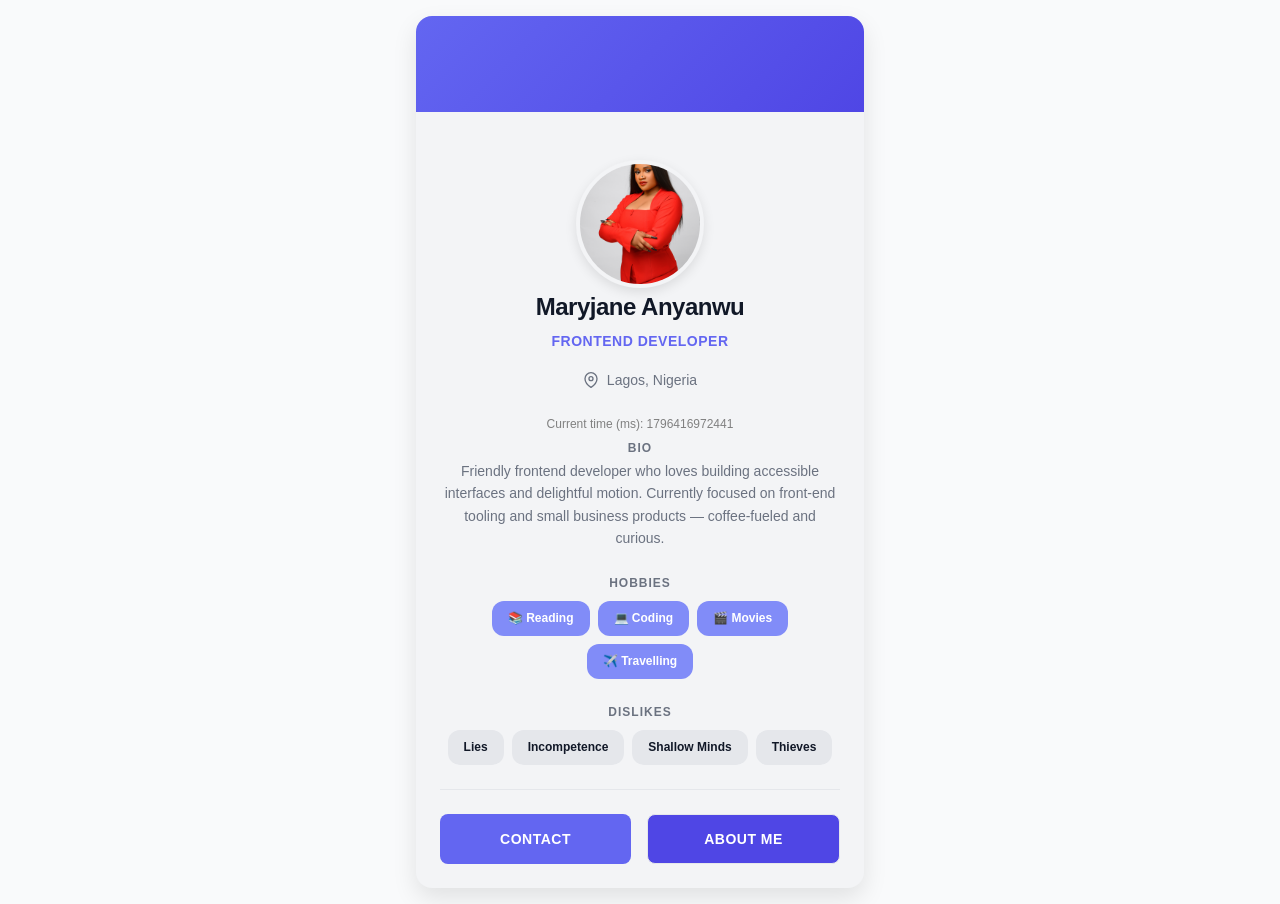
<file: index.html>
<!DOCTYPE html>
<html lang="en">
  <head>
    <meta charset="UTF-8" />
    <meta name="viewport" content="width=device-width, initial-scale=1.0" />
    <title>Maryjane Anyanwu - Frontend Developer Profile</title>
    <style>
      :root {
        --color-primary: #6366f1;
        --color-primary-dark: #4f46e5;
        --color-primary-light: #818cf8;
        --color-neutral-50: #f9fafb;
        --color-neutral-100: #f3f4f6;
        --color-neutral-200: #e5e7eb;
        --color-neutral-700: #374151;
        --color-neutral-900: #111827;
        --color-accent: #ec4899;
        --color-success: #10b981;
        --color-text-primary: #111827;
        --color-text-secondary: #6b7280;
        --color-border: #e5e7eb;
        --color-shadow: rgba(0, 0, 0, 0.1);
        --radius-sm: 0.375rem;
        --radius-md: 0.5rem;
        --radius-lg: 0.75rem;
        --radius-xl: 1rem;
        --spacing-xs: 0.25rem;
        --spacing-sm: 0.5rem;
        --spacing-md: 1rem;
        --spacing-lg: 1.5rem;
        --spacing-xl: 2rem;
        --spacing-2xl: 3rem;
        --transition-fast: 150ms ease-in-out;
        --transition-base: 300ms ease-in-out;
      }

      @media (prefers-color-scheme: dark) {
        :root {
          --color-neutral-50: #0f172a;
          --color-neutral-100: #1e293b;
          --color-neutral-200: #334155;
          --color-neutral-700: #cbd5e1;
          --color-neutral-900: #f1f5f9;
          --color-text-primary: #f1f5f9;
          --color-text-secondary: #cbd5e1;
          --color-border: #334155;
          --color-shadow: rgba(0, 0, 0, 0.3);
        }
      }

      * {
        margin: 0;
        padding: 0;
        box-sizing: border-box;
      }

      html {
        scroll-behavior: smooth;
      }

      body {
        font-family: -apple-system, BlinkMacSystemFont, "Segoe UI", "Roboto",
          "Oxygen", "Ubuntu", "Cantarell", "Fira Sans", "Droid Sans",
          "Helvetica Neue", sans-serif;
        -webkit-font-smoothing: antialiased;
        -moz-osx-font-smoothing: grayscale;
        background-color: var(--color-neutral-50);
        color: var(--color-text-primary);
        line-height: 1.6;
        min-height: 100vh;
        display: flex;
        align-items: center;
        justify-content: center;
        padding: var(--spacing-md);
      }

      .profile-container {
        width: 100%;
        max-width: 28rem;
      }

      .profile-card {
        background-color: var(--color-neutral-100);
        border-radius: var(--radius-xl);
        box-shadow: 0 10px 25px var(--color-shadow);
        overflow: hidden;
        transition: transform var(--transition-base),
          box-shadow var(--transition-base);
      }

      .profile-card:hover {
        transform: translateY(-4px);
        box-shadow: 0 20px 35px var(--color-shadow);
      }

      .profile-header {
        background: linear-gradient(
          135deg,
          var(--color-primary) 0%,
          var(--color-primary-dark) 100%
        );
        height: 6rem;
        position: relative;
      }

      .profile-avatar-wrapper {
        display: flex;
        justify-content: center;
      }

      .profile-avatar {
        width: 8rem;
        height: 8rem;
        border-radius: 50%;
        border: 4px solid var(--color-neutral-100);
        object-fit: cover;
        background-color: var(--color-neutral-200);
        box-shadow: 0 4px 12px var(--color-shadow);
        transition: transform var(--transition-base);
      }

      .profile-card:hover .profile-avatar {
        transform: scale(1.05);
      }

      .profile-content {
        padding: var(--spacing-2xl) var(--spacing-lg) var(--spacing-lg);
        text-align: center;
      }

      .profile-name {
        font-size: 1.5rem;
        font-weight: 700;
        color: var(--color-text-primary);
        margin-bottom: var(--spacing-xs);
        letter-spacing: -0.5px;
      }

      .profile-role {
        font-size: 0.875rem;
        font-weight: 600;
        color: var(--color-primary);
        text-transform: uppercase;
        letter-spacing: 0.5px;
        margin-bottom: var(--spacing-md);
      }

      .profile-location {
        display: flex;
        align-items: center;
        justify-content: center;
        gap: var(--spacing-sm);
        font-size: 0.875rem;
        color: var(--color-text-secondary);
        margin-bottom: var(--spacing-lg);
      }

      .location-icon {
        width: 1rem;
        height: 1rem;
        flex-shrink: 0;
      }

      .profile-about {
        margin-bottom: var(--spacing-lg);
      }

      .section-title {
        font-size: 0.75rem;
        font-weight: 700;
        text-transform: uppercase;
        letter-spacing: 1px;
        color: var(--color-text-secondary);
        margin-bottom: var(--spacing-sm);
      }

      .about-text {
        font-size: 0.875rem;
        line-height: 1.6;
        color: var(--color-text-secondary);
      }

      .profile-hobbies {
        margin-bottom: var(--spacing-lg);
      }

      .hobbies-list {
        display: flex;
        flex-wrap: wrap;
        gap: var(--spacing-sm);
        justify-content: center;
        list-style: none;
      }

      .hobby-badge {
        display: inline-flex;
        align-items: center;
        gap: var(--spacing-xs);
        padding: var(--spacing-sm) var(--spacing-md);
        background-color: var(--color-primary-light);
        color: white;
        border-radius: var(--radius-lg);
        font-size: 0.75rem;
        font-weight: 600;
        transition: background-color var(--transition-fast),
          transform var(--transition-fast);
      }

      .hobby-badge:hover {
        background-color: var(--color-primary);
        transform: translateY(-2px);
      }

      .profile-dislikes {
        margin-bottom: var(--spacing-lg);
      }

      .dislikes-list {
        display: flex;
        flex-wrap: wrap;
        gap: var(--spacing-sm);
        justify-content: center;
        list-style: none;
      }

      .dislike-badge {
        display: inline-flex;
        align-items: center;
        gap: var(--spacing-xs);
        padding: var(--spacing-sm) var(--spacing-md);
        background-color: var(--color-neutral-200);
        color: var(--color-text-primary);
        border-radius: var(--radius-lg);
        font-size: 0.75rem;
        font-weight: 600;
        transition: background-color var(--transition-fast),
          transform var(--transition-fast);
      }

      .dislike-badge:hover {
        background-color: var(--color-neutral-200);
        transform: translateY(-2px);
      }

      .profile-actions {
        display: flex;
        gap: var(--spacing-md);
        margin-top: var(--spacing-lg);
        padding-top: var(--spacing-lg);
        border-top: 1px solid var(--color-border);
      }

      .action-button {
        flex: 1;
        padding: var(--spacing-md);
        border: none;
        border-radius: var(--radius-md);
        font-size: 0.875rem;
        font-weight: 600;
        cursor: pointer;
        transition: all var(--transition-fast);
        text-transform: uppercase;
        letter-spacing: 0.5px;
      }

      .action-button-primary {
        background-color: var(--color-primary);
        color: white;
      }

      .action-button-primary:hover {
        background-color: var(--color-primary-dark);
        transform: translateY(-2px);
        box-shadow: 0 4px 12px rgba(99, 102, 241, 0.3);
      }

      .action-button-primary:active {
        transform: translateY(0);
      }
      .contact-button-link {
        color: white;
        text-decoration: none;
      }
      .about-button-link {
        color: white;
        text-decoration: none;
      }
      .action-button-secondary {
        background-color: var(--color-primary-dark);
        color: var(--color-text-primary);
        border: 1px solid var(--color-border);
      }

      .action-button-secondary:hover {
        background-color: var(--color-primary-dark);
        transform: translateY(-2px);
      }

      .action-button-secondary:active {
        transform: translateY(0);
      }
      .action-button:focus-visible {
        outline: 2px solid var(--color-primary);
        outline-offset: 2px;
      }

      @media (max-width: 640px) {
        .profile-card {
          border-radius: var(--radius-lg);
        }

        .profile-name {
          font-size: 1.25rem;
        }

        .profile-content {
          padding: var(--spacing-xl) var(--spacing-md) var(--spacing-md);
        }

        .profile-avatar {
          width: 7rem;
          height: 7rem;
        }

        .profile-avatar-wrapper {
          bottom: -1.75rem;
        }

        .profile-actions {
          flex-direction: column;
        }

        .action-button {
          width: 100%;
        }
      }

      @media print {
        body {
          background-color: white;
        }

        .profile-card {
          box-shadow: none;
          border: 1px solid var(--color-border);
        }

        .action-button {
          display: none;
        }
      }

      @media (prefers-reduced-motion: reduce) {
        * {
          animation-duration: 0.01ms !important;
          animation-iteration-count: 1 !important;
          transition-duration: 0.01ms !important;
        }
      }
    </style>
  </head>
  <body>
    <main class="profile-container" data-testid="profile-container">
      <article class="profile-card" data-testid="profile-card">
        <header
          class="profile-header"
          data-testid="profile-header"
          aria-label="Profile header"
        ></header>

        <div class="profile-content" data-testid="profile-content">
          <div class="profile-avatar-wrapper" data-testid="avatar-wrapper">
            <img
              src="/profile.jpg"
              alt="Maryjane Anyanwu - Frontend Developer"
              class="profile-avatar"
              data-testid="profile-avatar"
              loading="lazy"
            />
          </div>

          <h1 class="profile-name" data-testid="profile-name">
            Maryjane Anyanwu
          </h1>
          <p class="profile-role" data-testid="profile-role">
            Frontend Developer
          </p>

          <div class="profile-location" data-testid="profile-location">
            <svg
              class="location-icon"
              data-testid="location-icon"
              viewBox="0 0 24 24"
              fill="none"
              stroke="currentColor"
              stroke-width="2"
              aria-hidden="true"
            >
              <path d="M21 10c0 7-9 13-9 13s-9-6-9-13a9 9 0 0 1 18 0z"></path>
              <circle cx="12" cy="10" r="3"></circle>
            </svg>
            <span data-testid="location-text">Lagos, Nigeria</span>
          </div>
          <p
            id="current-time"
            style="font-size: 0.75rem; color: gray; margin-top: 5px"
          ></p>
          <section
            class="profile-about"
            data-testid="about-section"
            aria-labelledby="about-title"
          >
            <a class="section-title" id="about-title" data-testid="about-title">
              Bio</a
            >
            <p class="about-text" data-testid="about-text">
              Friendly frontend developer who loves building accessible
              interfaces and delightful motion. Currently focused on front-end
              tooling and small business products — coffee-fueled and curious.
            </p>
          </section>
          <section
            class="profile-hobbies"
            data-testid="hobbies-section"
            aria-labelledby="hobbies-title"
          >
            <h2
              class="section-title"
              id="hobbies-title"
              data-testid="hobbies-title"
            >
              Hobbies
            </h2>
            <ul class="hobbies-list" data-testid="hobbies-list">
              <li data-testid="hobby-reading">
                <span class="hobby-badge" data-testid="hobby-badge-reading"
                  >📚 Reading</span
                >
              </li>
              <li data-testid="hobby-coding">
                <span class="hobby-badge" data-testid="hobby-badge-coding"
                  >💻 Coding</span
                >
              </li>
              <li data-testid="hobby-movies">
                <span class="hobby-badge" data-testid="hobby-badge-movies"
                  >🎬 Movies</span
                >
              </li>
              <li data-testid="hobby-travelling">
                <span class="hobby-badge" data-testid="hobby-badge-travelling"
                  >✈️ Travelling</span
                >
              </li>
            </ul>
          </section>

          <section
            class="profile-dislikes"
            data-testid="dislikes-section"
            aria-labelledby="dislikes-title"
          >
            <h2
              class="section-title"
              id="dislikes-title"
              data-testid="dislikes-title"
            >
              Dislikes
            </h2>
            <ul class="dislikes-list" data-testid="dislikes-list">
              <li data-testid="dislike-lies">
                <span class="dislike-badge" data-testid="dislike-badge-lies"
                  >Lies</span
                >
              </li>
              <li data-testid="dislike-incompetence">
                <span
                  class="dislike-badge"
                  data-testid="dislike-badge-incompetence"
                  >Incompetence</span
                >
              </li>
              <li data-testid="dislike-shallow">
                <span class="dislike-badge" data-testid="dislike-badge-shallow"
                  >Shallow Minds</span
                >
              </li>
              <li data-testid="dislike-thieves">
                <span class="dislike-badge" data-testid="dislike-badge-thieves"
                  >Thieves</span
                >
              </li>
            </ul>
          </section>
          <div
            class="profile-actions"
            data-testid="profile-actions"
            role="group"
            aria-label="Profile actions"
          >
            <button
              class="action-button action-button-primary"
              data-testid="contact-button"
              aria-label="Contact Maryjane"
            >
              <a
                class="contact-button-link"
                href="contact_us.html"
                data-testid="contact-link"
              >
                Contact</a
              >
            </button>
            <button
              class="action-button action-button-secondary"
              data-testid="About-button"
              aria-label="View about"
            >
              <a
                class="about-button-link"
                href="my_story.html"
                data-testid="about-link"
              >
                About Me</a
              >
            </button>
          </div>
        </div>
      </article>
    </main>

    <script>
      document.addEventListener("DOMContentLoaded", function () {
        const contactButton = document.querySelector(
          '[data-testid="contact-button"]'
        );
        const portfolioButton = document.querySelector(
          '[data-testid="portfolio-button"]'
        );
        const profileCard = document.querySelector(
          '[data-testid="profile-card"]'
        );

        if (contactButton) {
          contactButton.addEventListener("click", function () {
            console.log("[v0] Contact button clicked");

            addRippleEffect(this);

            showNotification("Contact form would open here");
          });
        }

        if (portfolioButton) {
          portfolioButton.addEventListener("click", function () {
            console.log("[v0] Contact button clicked");
            addRippleEffect(this);
            showNotification("Portfolio would open here");
          });
        }

        document.addEventListener("keydown", function (event) {
          if (event.key === "Escape") {
            console.log("[v0] Escape key pressed");
          }
        });

        profileCard.addEventListener("mouseenter", function () {
          console.log("[v0] Profile card hovered");
        });
      });

      function addRippleEffect(button) {
        const ripple = document.createElement("span");
        const rect = button.getBoundingClientRect();
        const size = Math.max(rect.width, rect.height);
        const x = event.clientX - rect.left - size / 2;
        const y = event.clientY - rect.top - size / 2;

        ripple.style.width = ripple.style.height = size + "px";
        ripple.style.left = x + "px";
        ripple.style.top = y + "px";
        ripple.classList.add("ripple");

        button.appendChild(ripple);

        setTimeout(() => ripple.remove(), 600);
      }

      function showNotification(message) {
        console.log("[v0] Notification:", message);
        // In a real app, this would show a toast notification
      }

      function announceToScreenReader(message) {
        const announcement = document.createElement("div");
        announcement.setAttribute("role", "status");
        announcement.setAttribute("aria-live", "polite");
        announcement.setAttribute("aria-atomic", "true");
        announcement.className = "sr-only";
        announcement.textContent = message;
        document.body.appendChild(announcement);
        setTimeout(() => announcement.remove(), 1000);
      }

      function updateTimeDisplay() {
        const now = Date.now();
        const timeElement = document.getElementById("current-time");
        if (timeElement) {
          timeElement.textContent = `Current time (ms): ${now}`;
        }
      }
      document.addEventListener("DOMContentLoaded", function () {
        updateTimeDisplay();
        setInterval(updateTimeDisplay, 1000);
      });
    </script>
  </body>
</html>
</file>
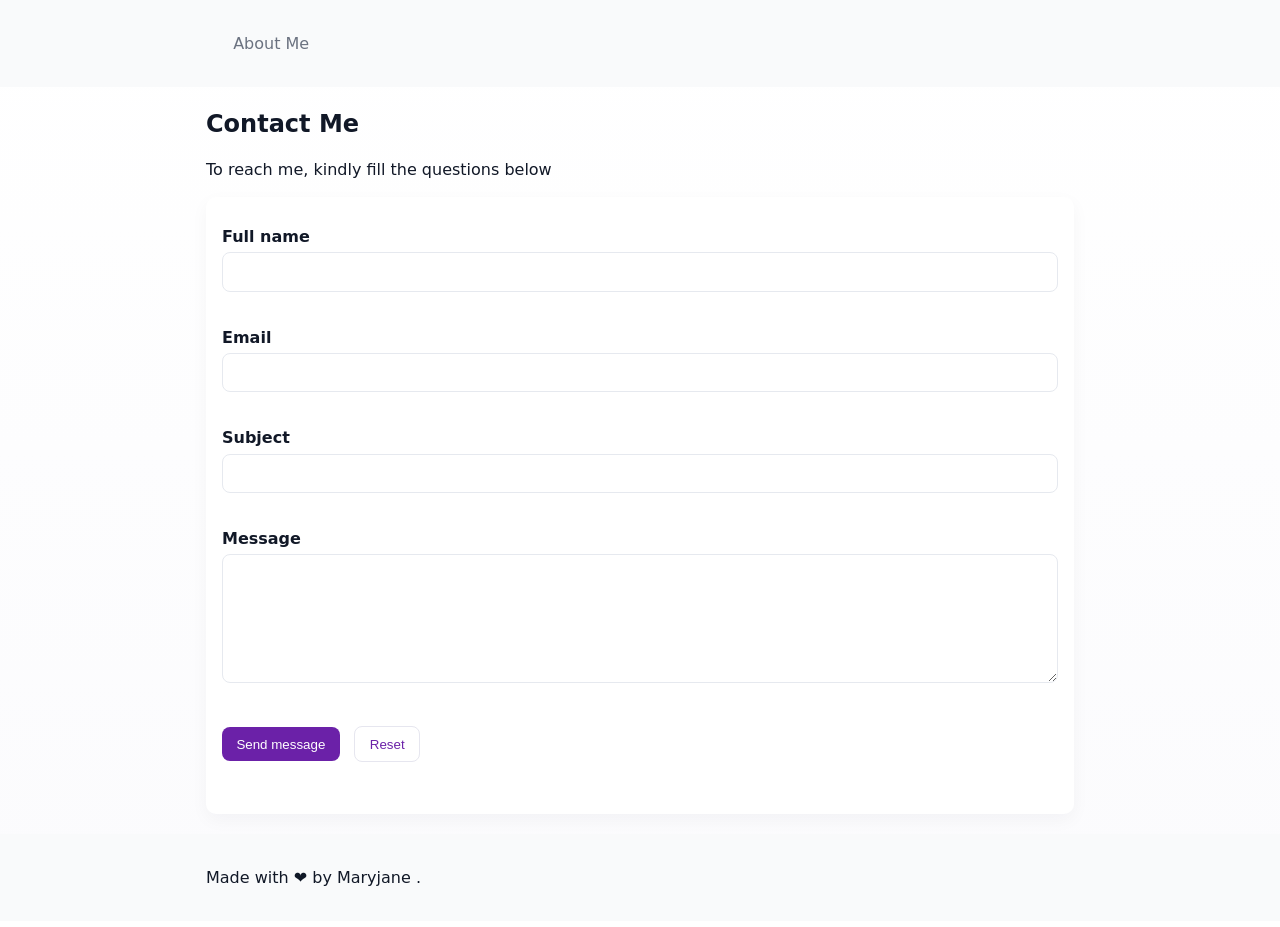
<file: contact_us.html>
<!DOCTYPE html>
<html lang="en" data-testid="html-root">
  <head>
    <meta charset="utf-8" />
    <meta name="viewport" content="width=device-width,initial-scale=1" />
    <title data-testid="title">Contact</title>
    <link rel="stylesheet" href="style.css" data-testid="css-link" />
  </head>
  <body>
    <header class="site-header" data-testid="header">
      <div class="container" data-testid="header-container">
        <a href="index.html" class="logo" data-testid="logo"></a>
        <nav aria-label="Main navigation" data-testid="main-nav">
          <ul class="nav-list" data-testid="nav-list">
            <li data-testid="nav-item-home">
              <a href="index.html" data-testid="nav-link-home"></a>
            </li>
            <li data-testid="nav-item-story">
              <a href="my_story.html" data-testid="nav-link-story">About Me</a>
            </li>
          </ul>
        </nav>
      </div>
    </header>

    <main class="container" data-testid="main">
      <section
        aria-labelledby="contact-heading"
        class="contact-section"
        data-testid="contact-section"
      >
        <h1 id="contact-heading" data-testid="contact-heading">Contact Me</h1>
        <p data-testid="contact-intro">
          To reach me, kindly fill the questions below
        </p>

        <form
          id="contactForm"
          novalidate
          class="contact-form"
          data-testid="contact-form"
          aria-describedby="form-instructions"
        >
          <p
            id="form-instructions"
            class="sr-only"
            data-testid="form-instructions"
          >
            All fields are required. Use Tab to navigate. Errors appear as you
            type.
          </p>
          <label for="name" data-testid="label-name">Full name</label>
          <input
            id="name"
            name="name"
            type="text"
            autocomplete="name"
            required
            minlength="2"
            maxlength="100"
            aria-required="true"
            data-testid="input-name"
          />
          <span
            class="error"
            aria-live="polite"
            data-testid="error-name"
          ></span>
          <label for="email" data-testid="label-email">Email</label>
          <input
            id="email"
            name="email"
            type="email"
            autocomplete="email"
            required
            aria-required="true"
            data-testid="input-email"
          />
          <span
            class="error"
            aria-live="polite"
            data-testid="error-email"
          ></span>
          <label for="subject" data-testid="label-subject">Subject</label>
          <input
            id="subject"
            name="subject"
            type="text"
            required
            maxlength="120"
            aria-required="true"
            data-testid="input-subject"
          />
          <span
            class="error"
            aria-live="polite"
            data-testid="error-subject"
          ></span>
          <label for="message" data-testid="label-message">Message</label>
          <textarea
            id="message"
            name="message"
            rows="6"
            required
            minlength="10"
            maxlength="2000"
            aria-required="true"
            data-testid="input-message"
          ></textarea>
          <span
            class="error"
            aria-live="polite"
            data-testid="error-message"
          ></span>
          <div class="form-actions" data-testid="form-actions">
            <button type="submit" class="btn" data-testid="btn-submit">
              Send message
            </button>
            <button
              type="button"
              class="btn btn-secondary"
              data-testid="btn-reset"
            >
              Reset
            </button>
          </div>
          <div
            role="status"
            aria-live="polite"
            id="formStatus"
            class="form-status"
            data-testid="form-status"
          ></div>
        </form>
      </section>
    </main>

    <footer class="site-footer" data-testid="footer">
      <div class="container" data-testid="footer-container">
        <p data-testid="footer-text">Made with ❤️ by Maryjane .</p>
      </div>
    </footer>

    <script src="Js/app.js" data-testid="script"></script>
  </body>
</html>
</file>
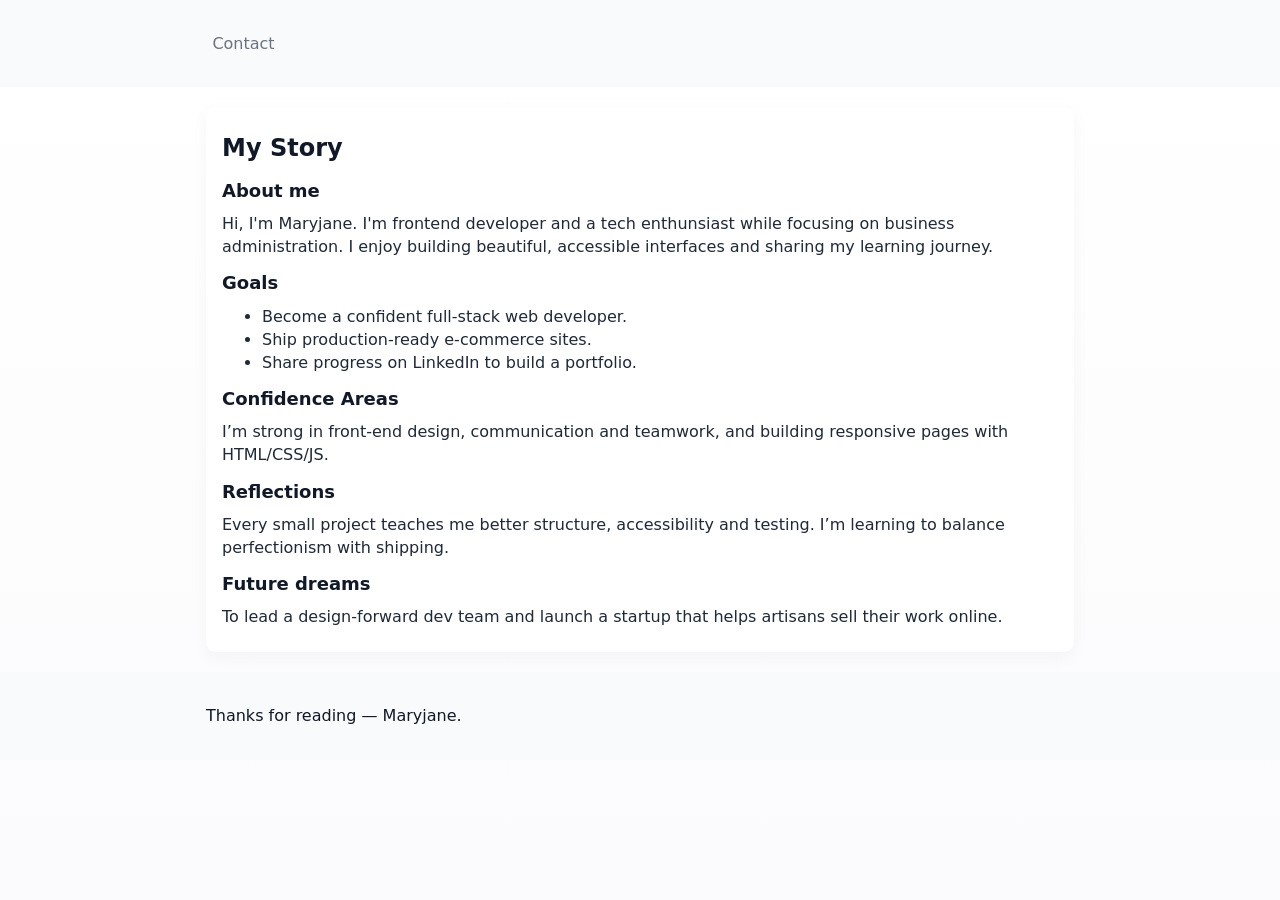
<file: my_story.html>
<!DOCTYPE html>
<html lang="en" data-testid="html-root-story">
  <head>
    <meta charset="utf-8" />
    <meta name="viewport" content="width=device-width,initial-scale=1" />
    <title data-testid="title-story">My Story — Frontend Stage 1</title>
    <link rel="stylesheet" href="style.css" data-testid="css-link-story" />
  </head>
  <body>
    <header class="site-header" data-testid="header-story">
      <div class="container" data-testid="header-container-story">
        <a href="index.html" class="logo" data-testid="logo-story"></a>
        <nav aria-label="Main navigation" data-testid="main-nav-story">
          <ul class="nav-list" data-testid="nav-list-story">
            <li data-testid="nav-item-home-story">
              <a href="contact_us.html" data-testid="nav-link-home-story"
                >Contact</a
              >
            </li>
          </ul>
        </nav>
      </div>
    </header>

    <main class="container" data-testid="main-story">
      <article class="story-article" data-testid="story-article">
        <h1 data-testid="story-heading">My Story</h1>

        <section aria-labelledby="about-me" data-testid="section-about">
          <h2 id="about-me" data-testid="heading-about">About me</h2>
          <p data-testid="about-paragraph">
            Hi, I'm Maryjane. I'm frontend developer and a tech enthunsiast
            while focusing on business administration. I enjoy building
            beautiful, accessible interfaces and sharing my learning journey.
          </p>
        </section>

        <section aria-labelledby="goals" data-testid="section-goals">
          <h2 id="goals" data-testid="heading-goals">Goals</h2>
          <ul data-testid="goals-list">
            <li data-testid="goal-1">
              Become a confident full-stack web developer.
            </li>
            <li data-testid="goal-2">
              Ship production-ready e-commerce sites.
            </li>
            <li data-testid="goal-3">
              Share progress on LinkedIn to build a portfolio.
            </li>
          </ul>
        </section>

        <section aria-labelledby="confidence" data-testid="section-confidence">
          <h2 id="confidence" data-testid="heading-confidence">
            Confidence Areas
          </h2>
          <p data-testid="confidence-paragraph">
            I’m strong in front-end design, communication and teamwork, and
            building responsive pages with HTML/CSS/JS.
          </p>
        </section>

        <section
          aria-labelledby="reflections"
          data-testid="section-reflections"
        >
          <h2 id="reflections" data-testid="heading-reflections">
            Reflections
          </h2>
          <p data-testid="reflections-paragraph">
            Every small project teaches me better structure, accessibility and
            testing. I’m learning to balance perfectionism with shipping.
          </p>
        </section>

        <section aria-labelledby="dreams" data-testid="section-dreams">
          <h2 id="dreams" data-testid="heading-dreams">Future dreams</h2>
          <p data-testid="dreams-paragraph">
            To lead a design-forward dev team and launch a startup that helps
            artisans sell their work online.
          </p>
        </section>
      </article>
    </main>

    <footer class="site-footer" data-testid="footer-story">
      <div class="container" data-testid="footer-container-story">
        <p data-testid="footer-text-story">Thanks for reading — Maryjane.</p>
      </div>
    </footer>

    <script>
      (function () {
        document.addEventListener("keydown", function (e) {
          if (e.key === "Tab") document.body.classList.remove("using-mouse");
        });
        document.addEventListener("mousedown", function () {
          document.body.classList.add("using-mouse");
        });
      })();
    </script>
  </body>
</html>
</file>
<file: style.css>
/* assets/styles.css */
/* Basic reset */
:root {
  --max-width: 900px;
  --accent: #6b21a8; /* purple */
  --muted: #6b7280;
  --bg: #ffffff;
  --surface: #f9fafb;
  --focus: 3px solid rgba(107, 33, 168, 0.2);
}

* {
  box-sizing: border-box;
}
html,
body {
  height: 100%;
}
body {
  margin: 0;
  font-family: system-ui, -apple-system, Segoe UI, Roboto, "Helvetica Neue",
    Arial;
  color: #111827;
  background: linear-gradient(180deg, #fff, #fbfbfd);
  -webkit-font-smoothing: antialiased;
  -moz-osx-font-smoothing: grayscale;
  line-height: 1.45;
}

/* Utility */
.container {
  max-width: var(--max-width);
  margin: 1.25rem auto;
  padding: 0 1rem;
}
.site-header,
.site-footer {
  background: var(--surface);
  padding: 0.75rem 0;
}
.logo {
  font-weight: 700;
  color: var(--accent);
  text-decoration: none;
}
.nav-list {
  list-style: none;
  display: flex;
  gap: 0.5rem;
  padding: 0;
  margin: 0;
}
.nav-list a {
  text-decoration: none;
  color: var(--muted);
  padding: 0.25rem 0.4rem;
  border-radius: 6px;
}
.nav-list a:focus {
  outline: none;
  box-shadow: var(--focus);
}

/* Page layout */
h1 {
  font-size: 1.5rem;
  margin: 0.5rem 0;
}
h2 {
  margin: 0.75rem 0 0.25rem;
  font-size: 1.125rem;
  color: #111827;
}

/* Form */
.contact-form {
  background: #fff;
  border-radius: 10px;
  padding: 1rem;
  box-shadow: 0 6px 18px rgba(15, 23, 42, 0.04);
}
.contact-form label {
  display: block;
  font-weight: 600;
  margin-top: 0.75rem;
}
.contact-form input[type="text"],
.contact-form input[type="email"],
.contact-form textarea {
  width: 100%;
  padding: 0.6rem 0.75rem;
  margin-top: 0.25rem;
  border-radius: 8px;
  border: 1px solid #e6e9ef;
  font-size: 1rem;
}
.contact-form input:focus,
.contact-form textarea:focus {
  outline: none;
  box-shadow: var(--focus);
  border-color: var(--accent);
}

.error {
  color: #b91c1c;
  font-size: 0.9rem;
  min-height: 1.1em;
  display: block;
  margin-top: 0.4rem;
}

/* buttons */
.btn {
  background: var(--accent);
  color: #fff;
  border: none;
  padding: 0.6rem 0.9rem;
  border-radius: 8px;
  cursor: pointer;
  margin-top: 0.9rem;
}
.btn:focus {
  outline: none;
  box-shadow: var(--focus);
}
.btn-secondary {
  background: transparent;
  color: var(--accent);
  border: 1px solid #e6e6ef;
  margin-left: 0.6rem;
}

/* status */
.form-status {
  margin-top: 1rem;
  font-weight: 600;
  min-height: 1.2em;
}

/* Accessibility helpers */
.sr-only {
  position: absolute;
  width: 1px;
  height: 1px;
  padding: 0;
  margin: -1px;
  overflow: hidden;
  clip: rect(0, 0, 0, 0);
  white-space: nowrap;
  border: 0;
}

/* Story page */
.story-article {
  background: #fff;
  padding: 1rem;
  border-radius: 10px;
  box-shadow: 0 6px 18px rgba(15, 23, 42, 0.04);
}
.story-article p,
.story-article ul {
  margin: 0.5rem 0;
  color: #1f2937;
}

/* Responsive */
@media (max-width: 600px) {
  h1 {
    font-size: 1.25rem;
  }
  .nav-list {
    gap: 0.3rem;
    flex-wrap: wrap;
  }
  .container {
    padding: 0 0.75rem;
  }
}

/* visual focus for keyboard users */
body:not(.using-mouse) a:focus,
body:not(.using-mouse) button:focus,
body:not(.using-mouse) input:focus,
body:not(.using-mouse) textarea:focus {
  outline: none;
  box-shadow: var(--focus);
}
</file>
